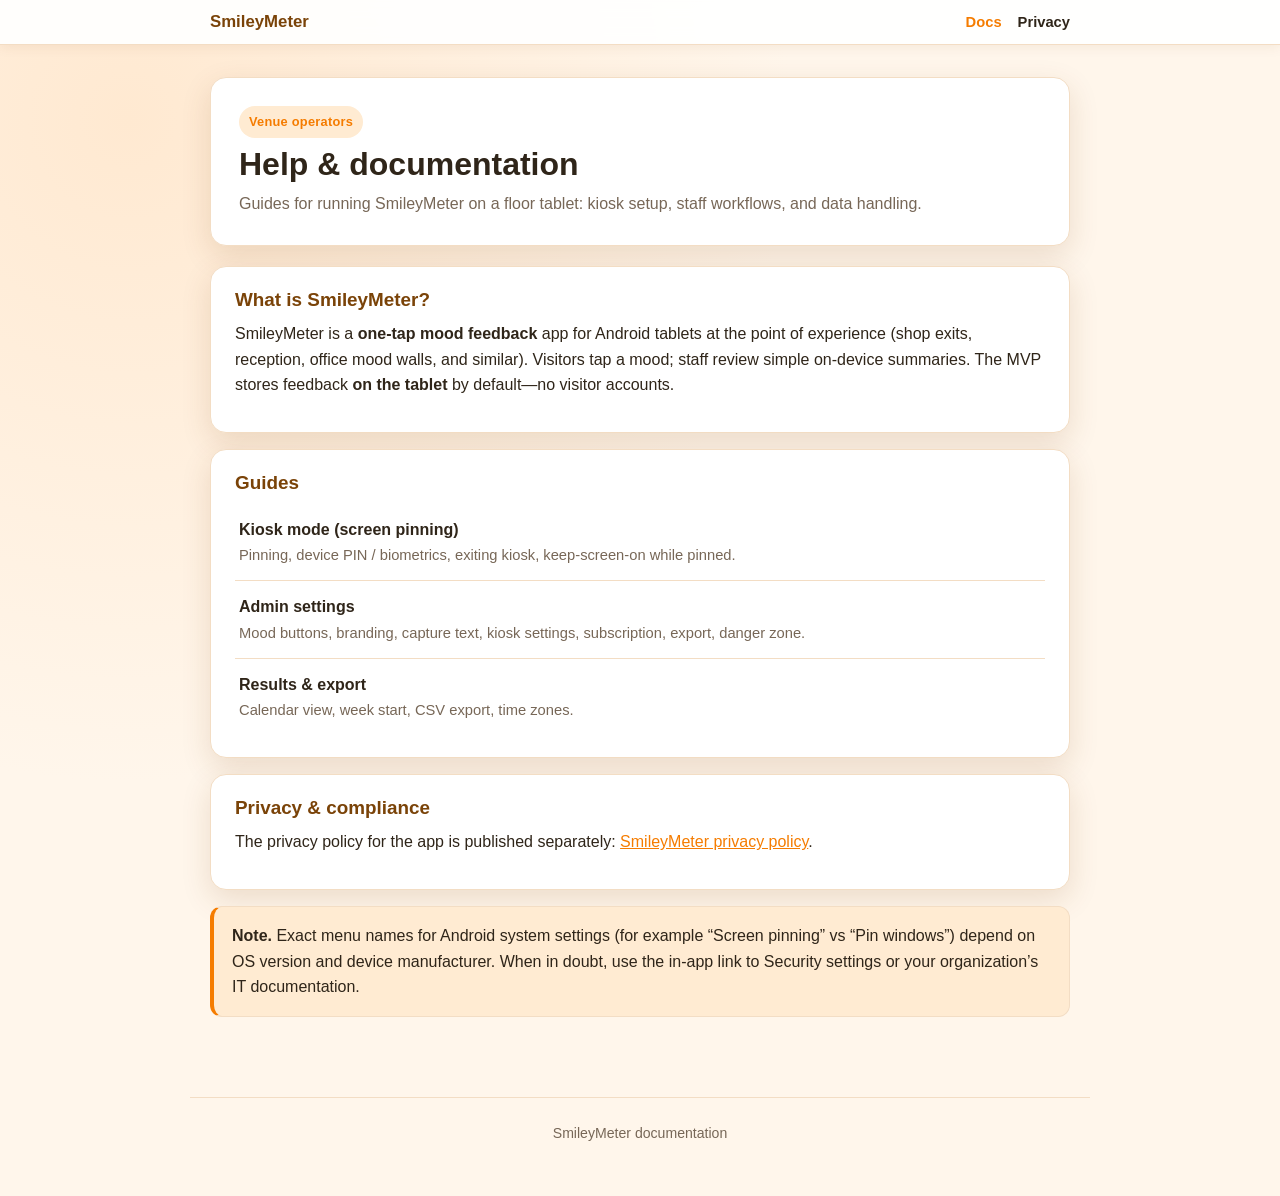
<file: docs/index.html>
<!doctype html>
<html lang="en">
<head>
  <meta charset="utf-8">
  <meta name="viewport" content="width=device-width, initial-scale=1">
  <title>SmileyMeter — Help &amp; documentation</title>
  <meta name="description" content="Operator documentation for SmileyMeter: kiosk mode, admin settings, results, and exports.">
  <link rel="stylesheet" href="../assets/site.css">
</head>
<body>
  <header class="site-header">
    <div class="site-header__inner">
      <a class="site-brand" href="./">SmileyMeter</a>
      <nav class="site-nav" aria-label="Primary">
        <a href="./" aria-current="page">Docs</a>
        <a href="../privacy/">Privacy</a>
      </nav>
    </div>
  </header>

  <main class="page">
    <header class="hero">
      <div class="hero__text">
        <p class="eyebrow">Venue operators</p>
        <h1>Help &amp; documentation</h1>
        <p class="updated">
          Guides for running SmileyMeter on a floor tablet: kiosk setup, staff workflows, and data handling.
        </p>
      </div>
    </header>

    <section>
      <h2>What is SmileyMeter?</h2>
      <p>
        SmileyMeter is a <strong>one-tap mood feedback</strong> app for Android tablets at the point of experience
        (shop exits, reception, office mood walls, and similar). Visitors tap a mood; staff review simple
        on-device summaries. The MVP stores feedback <strong>on the tablet</strong> by default—no visitor accounts.
      </p>
    </section>

    <section>
      <h2>Guides</h2>
      <ul class="doc-list">
        <li>
          <a href="./kiosk-mode.html">
            Kiosk mode (screen pinning)
            <span>Pinning, device PIN / biometrics, exiting kiosk, keep-screen-on while pinned.</span>
          </a>
        </li>
        <li>
          <a href="./admin-settings.html">
            Admin settings
            <span>Mood buttons, branding, capture text, kiosk settings, subscription, export, danger zone.</span>
          </a>
        </li>
        <li>
          <a href="./results-and-export.html">
            Results &amp; export
            <span>Calendar view, week start, CSV export, time zones.</span>
          </a>
        </li>
      </ul>
    </section>

    <section>
      <h2>Privacy &amp; compliance</h2>
      <p>
        The privacy policy for the app is published separately:
        <a href="../privacy/">SmileyMeter privacy policy</a>.
      </p>
    </section>

    <div class="callout">
      <p>
        <strong>Note.</strong> Exact menu names for Android system settings (for example “Screen pinning” vs “Pin windows”)
        depend on OS version and device manufacturer. When in doubt, use the in-app link to Security settings or your organization’s IT documentation.
      </p>
    </div>
  </main>

  <footer class="site-footer">
    <p>SmileyMeter documentation</p>
  </footer>
</body>
</html>
</file>
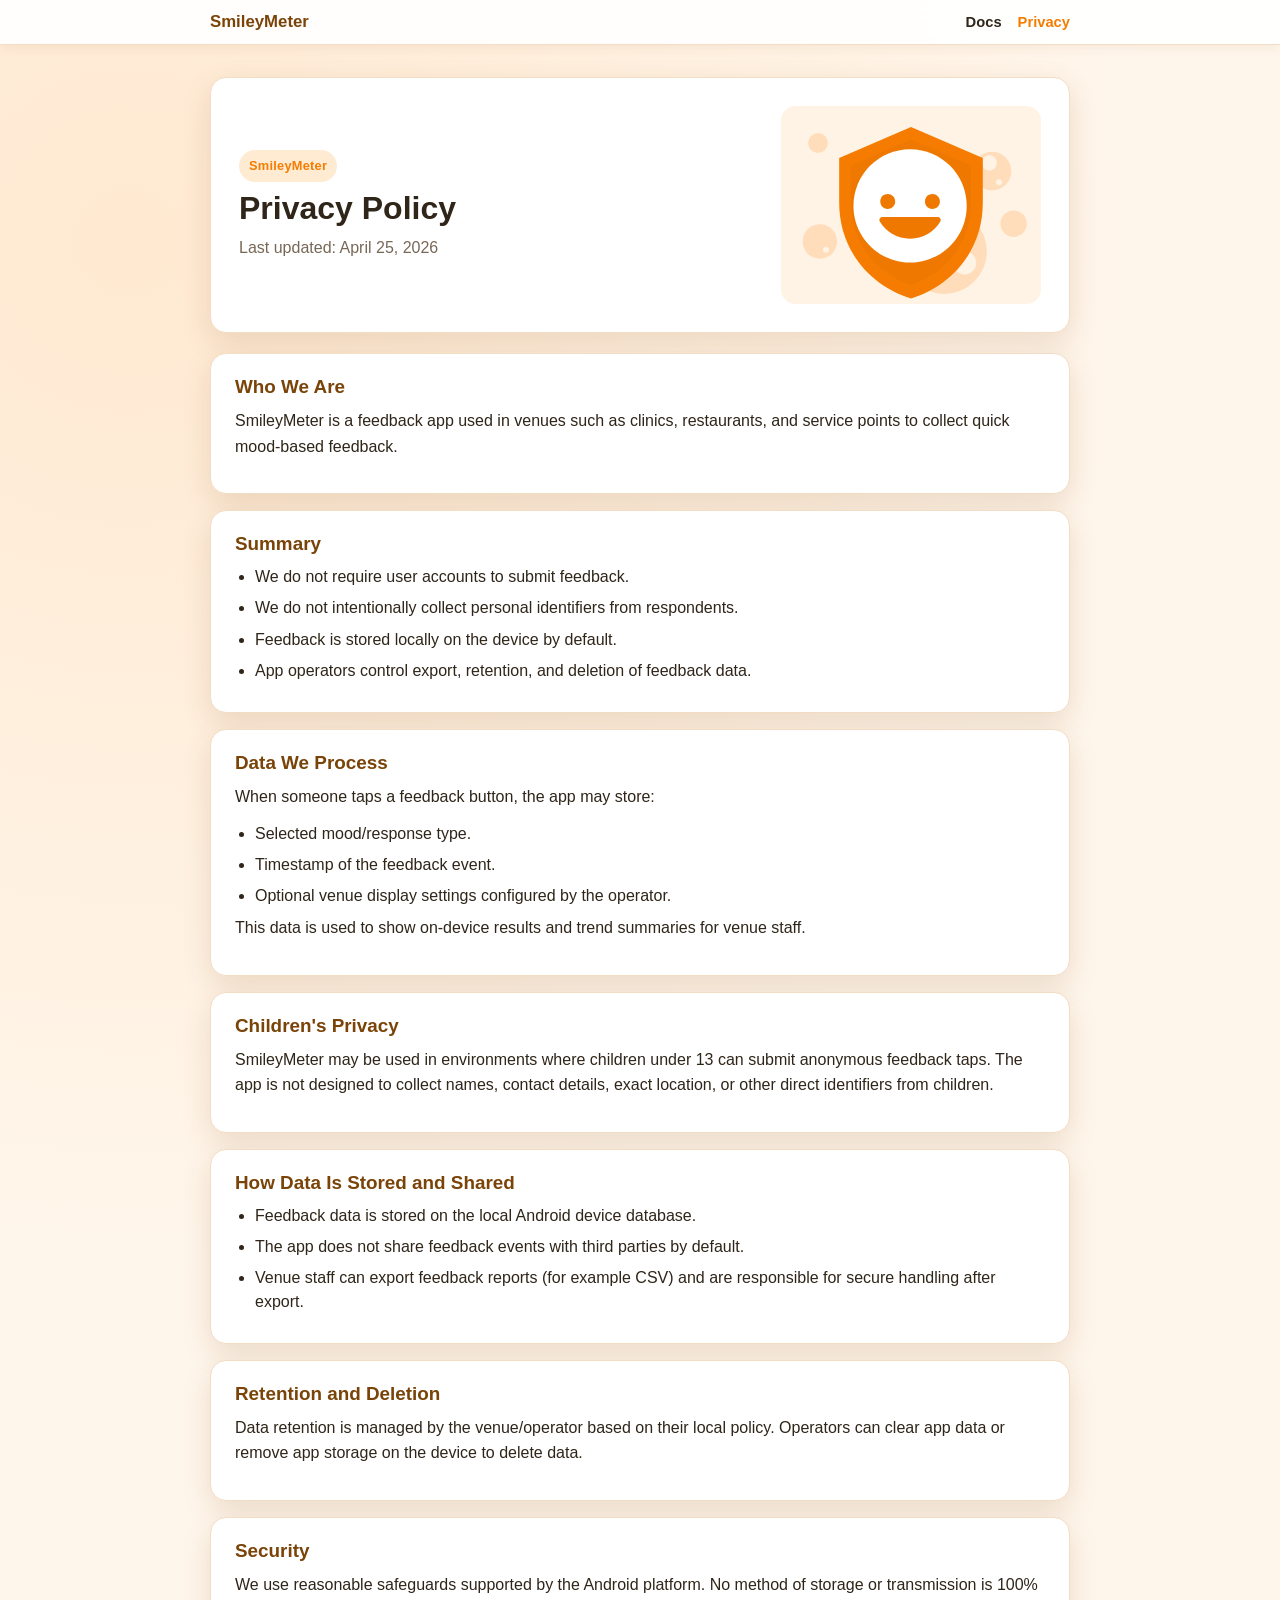
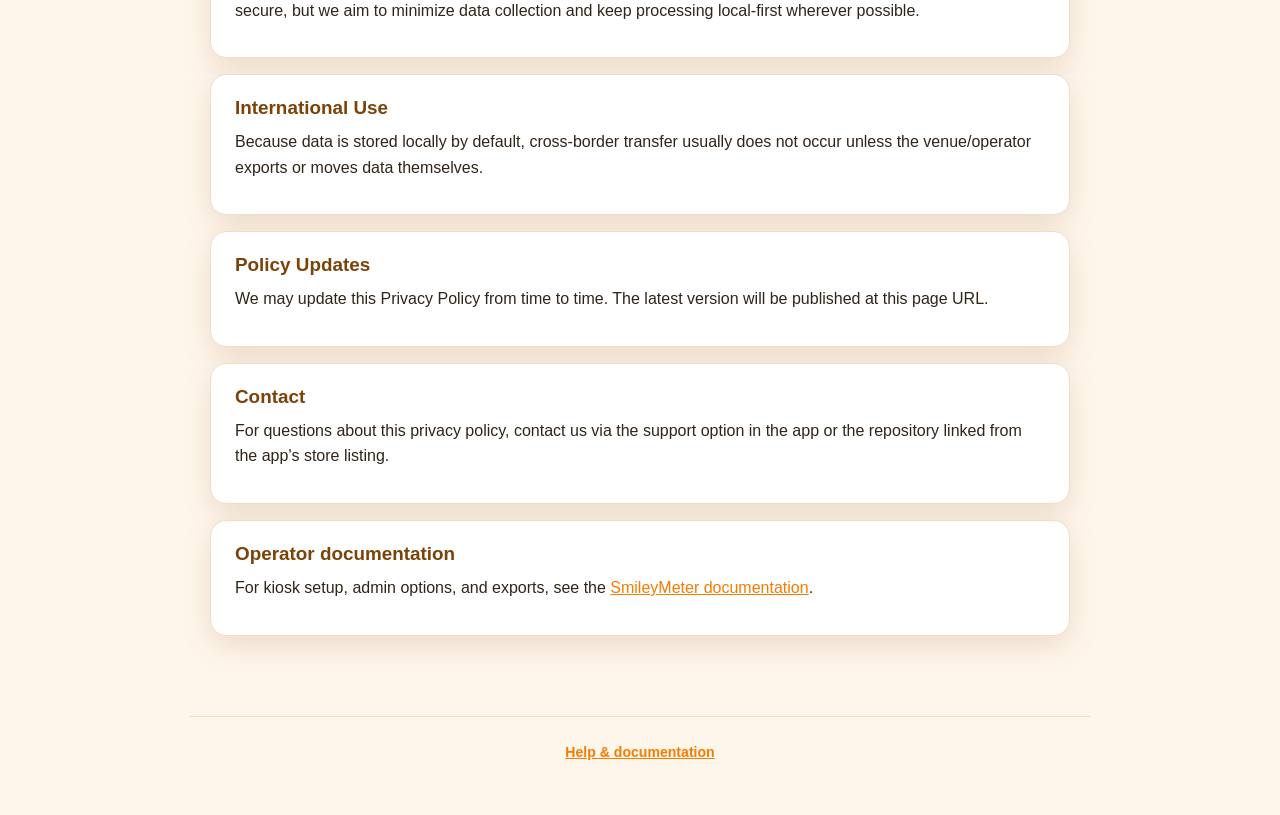
<file: privacy/index.html>
<!doctype html>
<html lang="en">
<head>
  <meta charset="utf-8">
  <meta name="viewport" content="width=device-width, initial-scale=1">
  <title>SmileyMeter Privacy Policy</title>
  <meta name="description" content="Privacy Policy for SmileyMeter Android app.">
  <link rel="stylesheet" href="../assets/site.css">
</head>
<body>
  <header class="site-header">
    <div class="site-header__inner">
      <a class="site-brand" href="../docs/">SmileyMeter</a>
      <nav class="site-nav" aria-label="Primary">
        <a href="../docs/">Docs</a>
        <a href="./" aria-current="page">Privacy</a>
      </nav>
    </div>
  </header>

  <main class="page">
    <header class="hero">
      <div class="hero__text">
        <p class="eyebrow">SmileyMeter</p>
        <h1>Privacy Policy</h1>
        <p class="updated">Last updated: April 25, 2026</p>
      </div>
      <img
        class="hero__graphic"
        src="./assets/privacy-shield.svg"
        alt="SmileyMeter app logo with privacy lock badge">
    </header>

    <section>
      <h2>Who We Are</h2>
      <p>
        SmileyMeter is a feedback app used in venues such as clinics, restaurants,
        and service points to collect quick mood-based feedback.
      </p>
    </section>

    <section>
      <h2>Summary</h2>
      <ul>
        <li>We do not require user accounts to submit feedback.</li>
        <li>We do not intentionally collect personal identifiers from respondents.</li>
        <li>Feedback is stored locally on the device by default.</li>
        <li>App operators control export, retention, and deletion of feedback data.</li>
      </ul>
    </section>

    <section>
      <h2>Data We Process</h2>
      <p>When someone taps a feedback button, the app may store:</p>
      <ul>
        <li>Selected mood/response type.</li>
        <li>Timestamp of the feedback event.</li>
        <li>Optional venue display settings configured by the operator.</li>
      </ul>
      <p>
        This data is used to show on-device results and trend summaries for venue staff.
      </p>
    </section>

    <section>
      <h2>Children's Privacy</h2>
      <p>
        SmileyMeter may be used in environments where children under 13 can submit
        anonymous feedback taps. The app is not designed to collect names, contact
        details, exact location, or other direct identifiers from children.
      </p>
    </section>

    <section>
      <h2>How Data Is Stored and Shared</h2>
      <ul>
        <li>Feedback data is stored on the local Android device database.</li>
        <li>The app does not share feedback events with third parties by default.</li>
        <li>
          Venue staff can export feedback reports (for example CSV) and are responsible
          for secure handling after export.
        </li>
      </ul>
    </section>

    <section>
      <h2>Retention and Deletion</h2>
      <p>
        Data retention is managed by the venue/operator based on their local policy.
        Operators can clear app data or remove app storage on the device to delete data.
      </p>
    </section>

    <section>
      <h2>Security</h2>
      <p>
        We use reasonable safeguards supported by the Android platform. No method of
        storage or transmission is 100% secure, but we aim to minimize data collection
        and keep processing local-first wherever possible.
      </p>
    </section>

    <section>
      <h2>International Use</h2>
      <p>
        Because data is stored locally by default, cross-border transfer usually does not
        occur unless the venue/operator exports or moves data themselves.
      </p>
    </section>

    <section>
      <h2>Policy Updates</h2>
      <p>
        We may update this Privacy Policy from time to time. The latest version will be
        published at this page URL.
      </p>
    </section>

    <section>
      <h2>Contact</h2>
      <p>
        For questions about this privacy policy, contact us via the support option in
        the app or the repository linked from the app's store listing.
      </p>
    </section>

    <section>
      <h2>Operator documentation</h2>
      <p>
        For kiosk setup, admin options, and exports, see the
        <a href="../docs/">SmileyMeter documentation</a>.
      </p>
    </section>
  </main>

  <footer class="site-footer">
    <p>
      <a href="../docs/">Help &amp; documentation</a>
    </p>
  </footer>
</body>
</html>
</file>
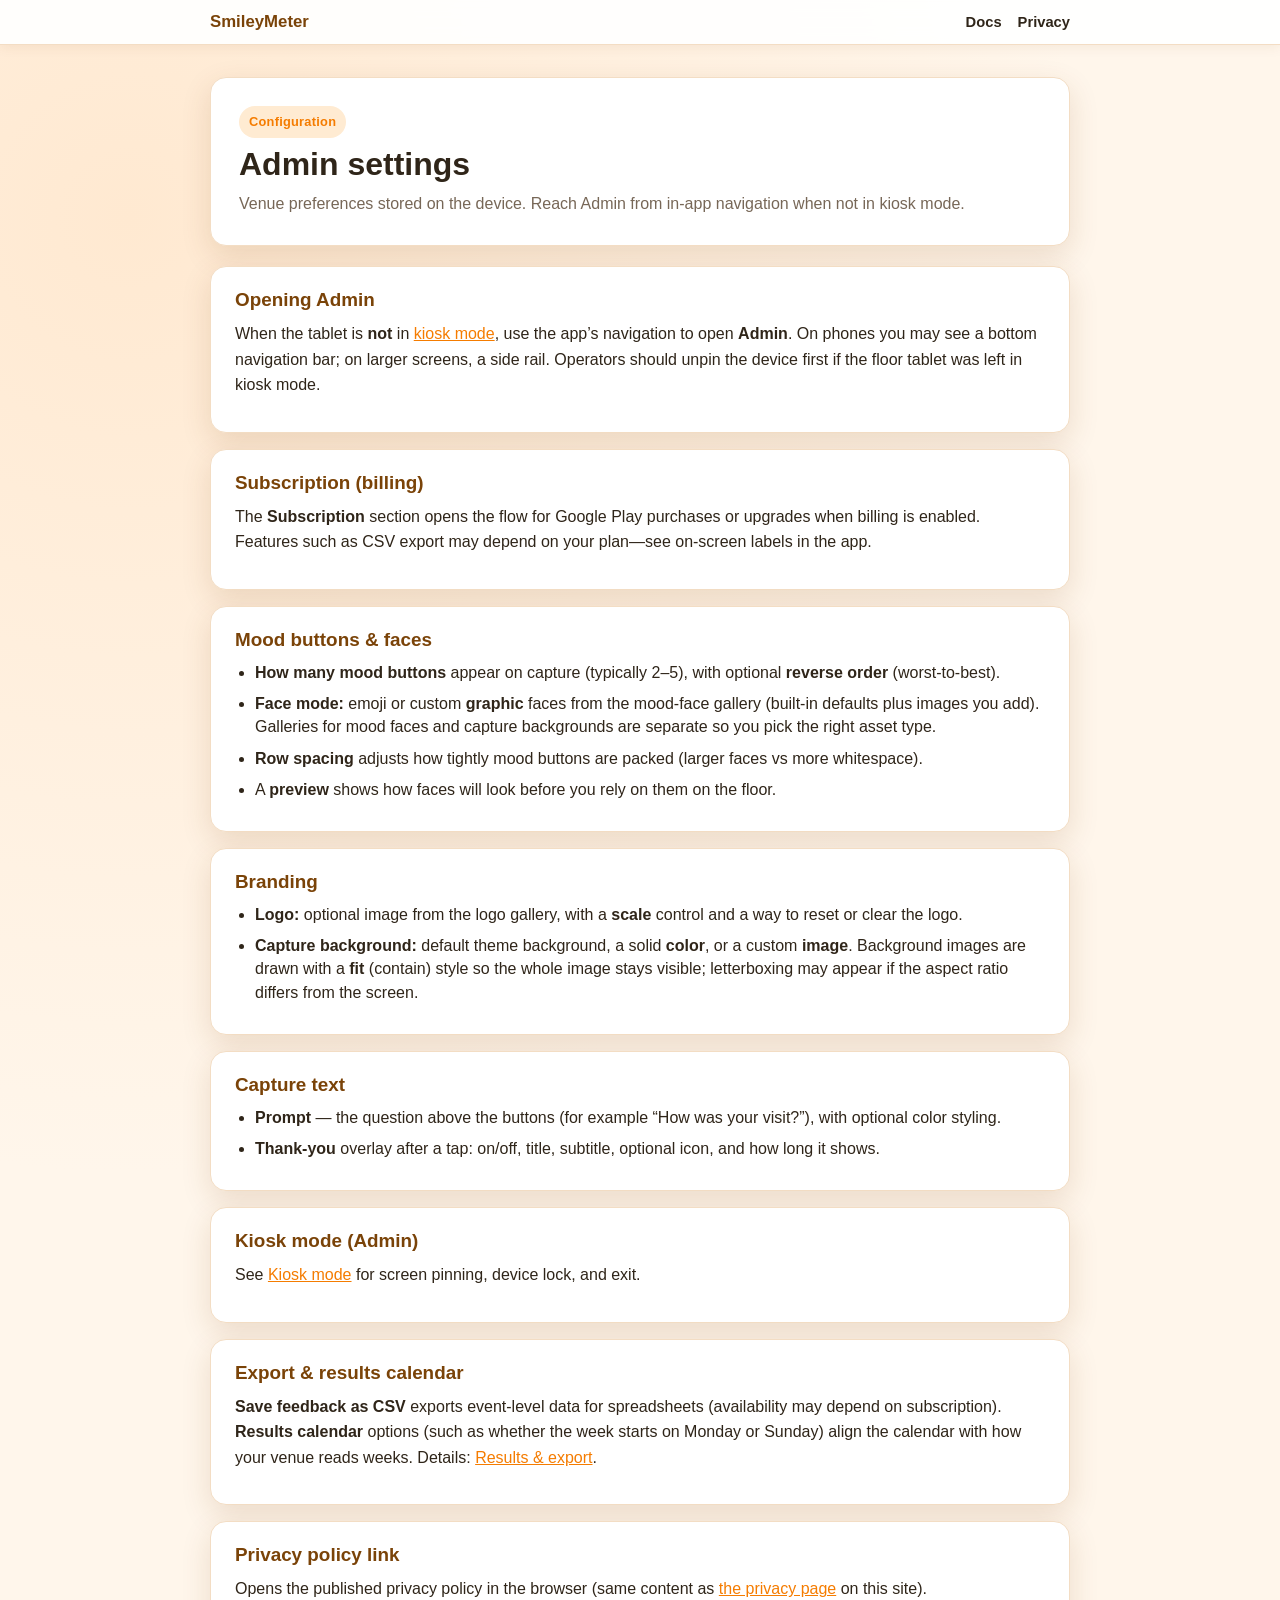
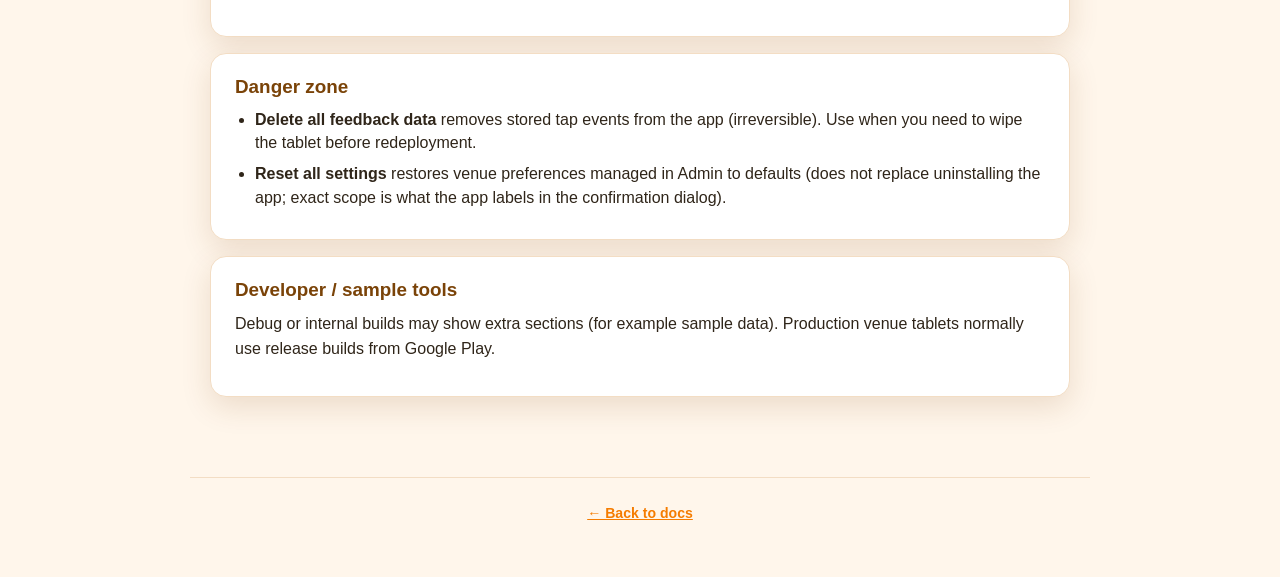
<file: docs/admin-settings.html>
<!doctype html>
<html lang="en">
<head>
  <meta charset="utf-8">
  <meta name="viewport" content="width=device-width, initial-scale=1">
  <title>Admin settings — SmileyMeter docs</title>
  <meta name="description" content="Overview of SmileyMeter Admin: moods, branding, capture text, export, and danger zone.">
  <link rel="stylesheet" href="../assets/site.css">
</head>
<body>
  <header class="site-header">
    <div class="site-header__inner">
      <a class="site-brand" href="./">SmileyMeter</a>
      <nav class="site-nav" aria-label="Primary">
        <a href="./">Docs</a>
        <a href="../privacy/">Privacy</a>
      </nav>
    </div>
  </header>

  <main class="page">
    <header class="hero">
      <div class="hero__text">
        <p class="eyebrow">Configuration</p>
        <h1>Admin settings</h1>
        <p class="updated">Venue preferences stored on the device. Reach Admin from in-app navigation when not in kiosk mode.</p>
      </div>
    </header>

    <section>
      <h2>Opening Admin</h2>
      <p>
        When the tablet is <strong>not</strong> in <a href="./kiosk-mode.html">kiosk mode</a>, use the app’s navigation
        to open <strong>Admin</strong>. On phones you may see a bottom navigation bar; on larger screens, a side rail.
        Operators should unpin the device first if the floor tablet was left in kiosk mode.
      </p>
    </section>

    <section>
      <h2>Subscription (billing)</h2>
      <p>
        The <strong>Subscription</strong> section opens the flow for Google Play purchases or upgrades when billing is enabled.
        Features such as CSV export may depend on your plan—see on-screen labels in the app.
      </p>
    </section>

    <section>
      <h2>Mood buttons &amp; faces</h2>
      <ul>
        <li>
          <strong>How many mood buttons</strong> appear on capture (typically 2–5), with optional
          <strong>reverse order</strong> (worst-to-best).
        </li>
        <li>
          <strong>Face mode:</strong> emoji or custom <strong>graphic</strong> faces from the mood-face gallery (built-in defaults
          plus images you add). Galleries for mood faces and capture backgrounds are separate so you pick the right asset type.
        </li>
        <li>
          <strong>Row spacing</strong> adjusts how tightly mood buttons are packed (larger faces vs more whitespace).
        </li>
        <li>A <strong>preview</strong> shows how faces will look before you rely on them on the floor.</li>
      </ul>
    </section>

    <section>
      <h2>Branding</h2>
      <ul>
        <li>
          <strong>Logo:</strong> optional image from the logo gallery, with a <strong>scale</strong> control and a way to reset
          or clear the logo.
        </li>
        <li>
          <strong>Capture background:</strong> default theme background, a solid <strong>color</strong>, or a custom
          <strong>image</strong>. Background images are drawn with a <strong>fit</strong> (contain) style so the whole image stays
          visible; letterboxing may appear if the aspect ratio differs from the screen.
        </li>
      </ul>
    </section>

    <section>
      <h2>Capture text</h2>
      <ul>
        <li>
          <strong>Prompt</strong> — the question above the buttons (for example “How was your visit?”), with optional color styling.
        </li>
        <li>
          <strong>Thank-you</strong> overlay after a tap: on/off, title, subtitle, optional icon, and how long it shows.
        </li>
      </ul>
    </section>

    <section>
      <h2>Kiosk mode (Admin)</h2>
      <p>
        See <a href="./kiosk-mode.html">Kiosk mode</a> for screen pinning, device lock, and exit.
      </p>
    </section>

    <section>
      <h2>Export &amp; results calendar</h2>
      <p>
        <strong>Save feedback as CSV</strong> exports event-level data for spreadsheets (availability may depend on subscription).
        <strong>Results calendar</strong> options (such as whether the week starts on Monday or Sunday) align the calendar with how
        your venue reads weeks. Details: <a href="./results-and-export.html">Results &amp; export</a>.
      </p>
    </section>

    <section>
      <h2>Privacy policy link</h2>
      <p>
        Opens the published privacy policy in the browser (same content as
        <a href="../privacy/">the privacy page</a> on this site).
      </p>
    </section>

    <section>
      <h2>Danger zone</h2>
      <ul>
        <li>
          <strong>Delete all feedback data</strong> removes stored tap events from the app (irreversible). Use when you need to wipe
          the tablet before redeployment.
        </li>
        <li>
          <strong>Reset all settings</strong> restores venue preferences managed in Admin to defaults (does not replace uninstalling
          the app; exact scope is what the app labels in the confirmation dialog).
        </li>
      </ul>
    </section>

    <section>
      <h2>Developer / sample tools</h2>
      <p>
        Debug or internal builds may show extra sections (for example sample data). Production venue tablets normally use release
        builds from Google Play.
      </p>
    </section>
  </main>

  <footer class="site-footer">
    <p>
      <a href="./">← Back to docs</a>
    </p>
  </footer>
</body>
</html>
</file>
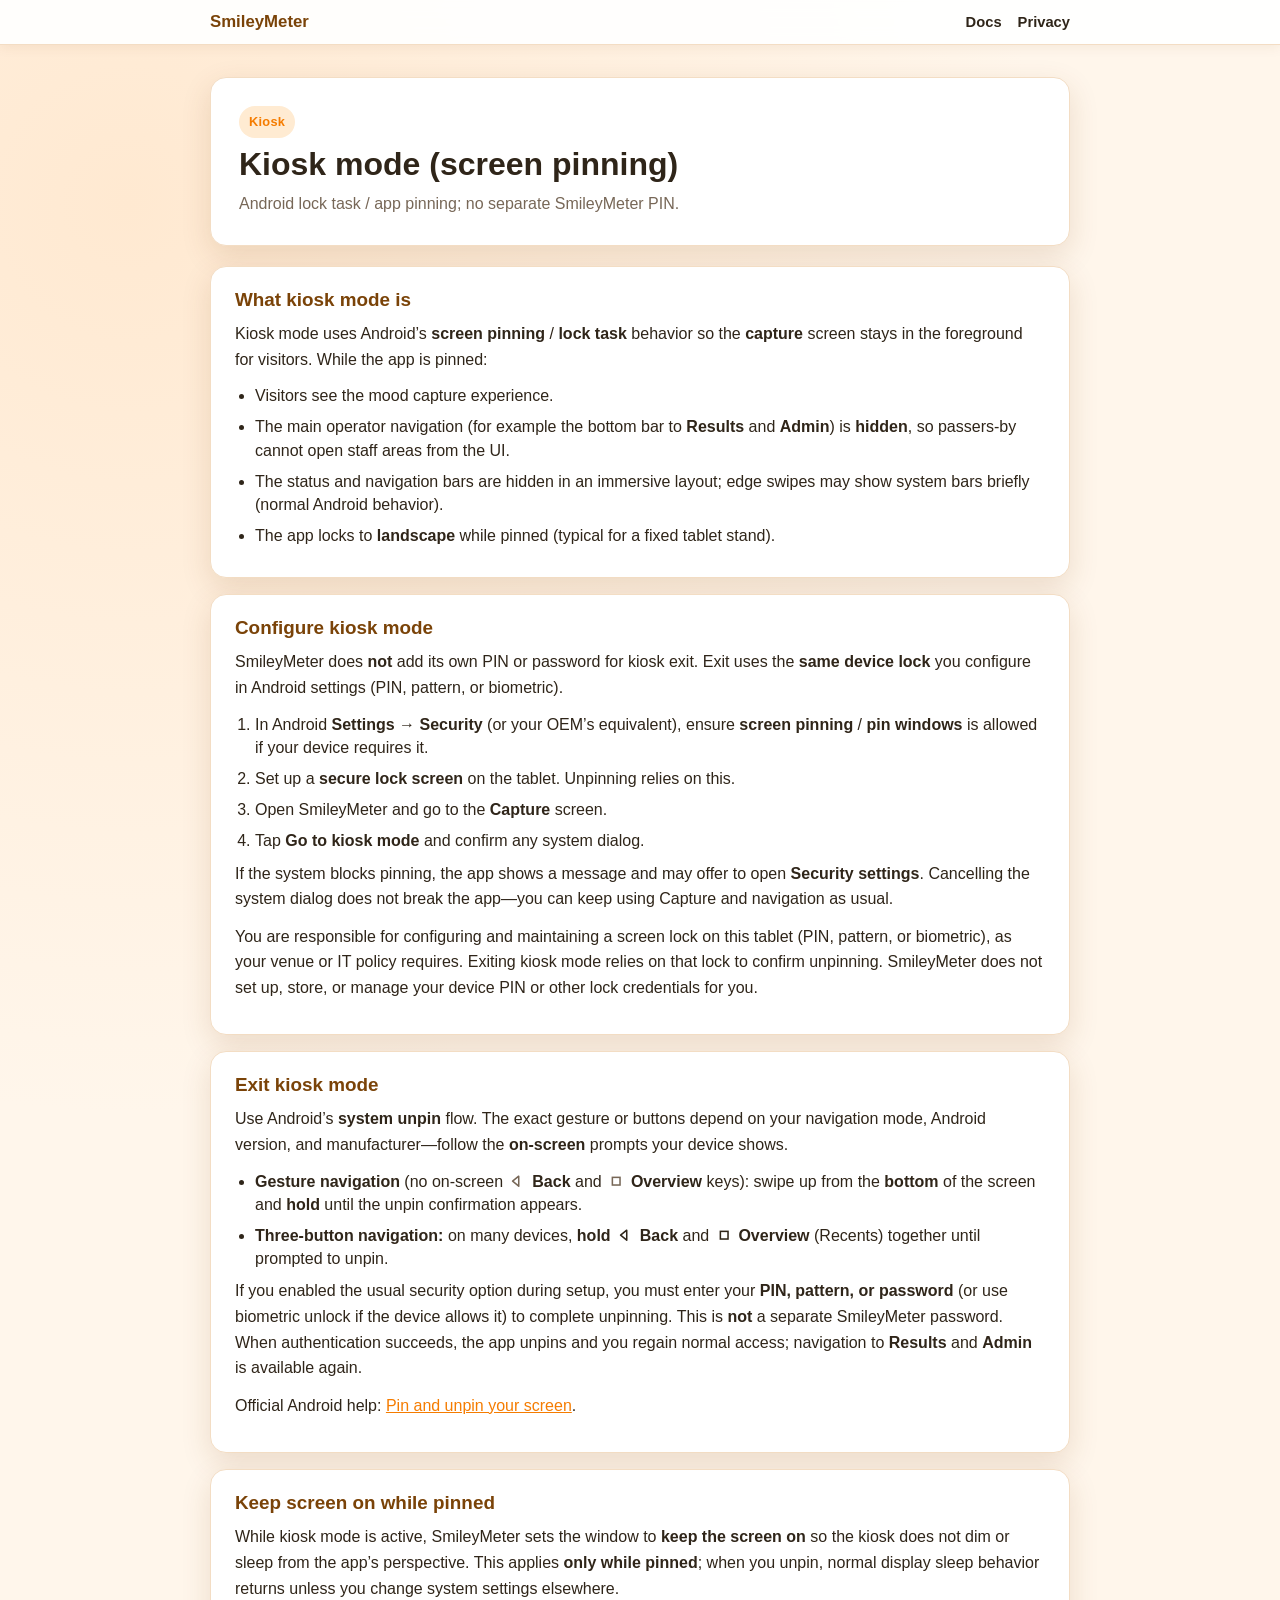
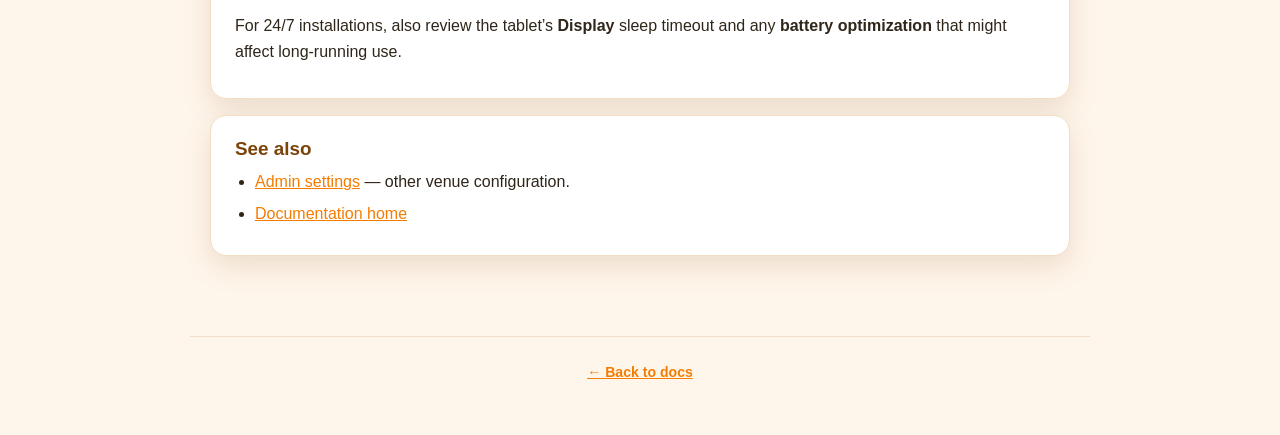
<file: docs/kiosk-mode.html>
<!doctype html>
<html lang="en">
<head>
  <meta charset="utf-8">
  <meta name="viewport" content="width=device-width, initial-scale=1">
  <title>Kiosk mode — SmileyMeter docs</title>
  <meta name="description" content="How SmileyMeter uses Android screen pinning, device lock, exit gestures, and keep-screen-on.">
  <link rel="stylesheet" href="../assets/site.css">
</head>
<body>
  <svg xmlns="http://www.w3.org/2000/svg" style="position:absolute;width:0;height:0;overflow:hidden" aria-hidden="true">
    <defs>
      <symbol id="icon-android-nav-back-outline" viewBox="0 0 24 24">
        <polygon points="14,5.5 6,12 14,18.5" fill="none" stroke="currentColor" stroke-width="2" stroke-linejoin="round" />
      </symbol>
      <symbol id="icon-android-nav-overview-outline" viewBox="0 0 24 24">
        <rect x="7" y="7" width="10" height="10" fill="none" stroke="currentColor" stroke-width="2" />
      </symbol>
    </defs>
  </svg>
  <header class="site-header">
    <div class="site-header__inner">
      <a class="site-brand" href="./">SmileyMeter</a>
      <nav class="site-nav" aria-label="Primary">
        <a href="./">Docs</a>
        <a href="../privacy/">Privacy</a>
      </nav>
    </div>
  </header>

  <main class="page">
    <header class="hero">
      <div class="hero__text">
        <p class="eyebrow">Kiosk</p>
        <h1>Kiosk mode (screen pinning)</h1>
        <p class="updated">Android lock task / app pinning; no separate SmileyMeter PIN.</p>
      </div>
    </header>

    <section id="what-kiosk">
      <h2>What kiosk mode is</h2>
      <p>
        Kiosk mode uses Android’s <strong>screen pinning</strong> / <strong>lock task</strong> behavior so the
        <strong>capture</strong> screen stays in the foreground for visitors. While the app is pinned:
      </p>
      <ul>
        <li>Visitors see the mood capture experience.</li>
        <li>
          The main operator navigation (for example the bottom bar to <strong>Results</strong> and <strong>Admin</strong>)
          is <strong>hidden</strong>, so passers-by cannot open staff areas from the UI.
        </li>
        <li>
          The status and navigation bars are hidden in an immersive layout; edge swipes may show system bars briefly
          (normal Android behavior).
        </li>
        <li>
          The app locks to <strong>landscape</strong> while pinned (typical for a fixed tablet stand).
        </li>
      </ul>
    </section>

    <section id="configure-kiosk">
      <h2>Configure kiosk mode</h2>
      <p>
        SmileyMeter does <strong>not</strong> add its own PIN or password for kiosk exit. Exit uses the
        <strong>same device lock</strong> you configure in Android settings (PIN, pattern, or biometric).
      </p>
      <ol>
        <li>
          In Android <strong>Settings → Security</strong> (or your OEM’s equivalent), ensure
          <strong>screen pinning</strong> / <strong>pin windows</strong> is allowed if your device requires it.
        </li>
        <li>
          Set up a <strong>secure lock screen</strong> on the tablet. Unpinning relies on this.
        </li>
        <li>Open SmileyMeter and go to the <strong>Capture</strong> screen.</li>
        <li>Tap <strong>Go to kiosk mode</strong> and confirm any system dialog.</li>
      </ol>
      <p>
        If the system blocks pinning, the app shows a message and may offer to open <strong>Security settings</strong>.
        Cancelling the system dialog does not break the app—you can keep using Capture and navigation as usual.
      </p>
      <p>
        You are responsible for configuring and maintaining a screen lock on this tablet (PIN, pattern, or biometric),
        as your venue or IT policy requires. Exiting kiosk mode relies on that lock to confirm unpinning. SmileyMeter
        does not set up, store, or manage your device PIN or other lock credentials for you.
      </p>
    </section>

    <section id="exit-kiosk">
      <h2>Exit kiosk mode</h2>
      <p>
        Use Android’s <strong>system unpin</strong> flow. The exact gesture or buttons depend on your navigation mode,
        Android version, and manufacturer—follow the <strong>on-screen</strong> prompts your device shows.
      </p>
      <ul>
        <li>
          <strong>Gesture navigation</strong> (no on-screen
          <svg class="android-nav-keys__svg android-nav-keys__svg--muted" viewBox="0 0 24 24" aria-hidden="true" focusable="false"><use href="#icon-android-nav-back-outline" /></svg>
          <strong>Back</strong>
          and
          <svg class="android-nav-keys__svg android-nav-keys__svg--muted" viewBox="0 0 24 24" aria-hidden="true" focusable="false"><use href="#icon-android-nav-overview-outline" /></svg>
          <strong>Overview</strong> keys):
          swipe up from the <strong>bottom</strong> of the screen and <strong>hold</strong> until the unpin confirmation appears.
        </li>
        <li>
          <strong>Three-button navigation:</strong> on many devices, <strong>hold</strong>
          <svg class="android-nav-keys__svg" viewBox="0 0 24 24" aria-hidden="true" focusable="false"><use href="#icon-android-nav-back-outline" /></svg>
          <strong>Back</strong>
          and
          <svg class="android-nav-keys__svg" viewBox="0 0 24 24" aria-hidden="true" focusable="false"><use href="#icon-android-nav-overview-outline" /></svg>
          <strong>Overview</strong> (Recents) together until prompted to unpin.
        </li>
      </ul>
      <p>
        If you enabled the usual security option during setup, you must enter your <strong>PIN, pattern, or password</strong>
        (or use biometric unlock if the device allows it) to complete unpinning. This is <strong>not</strong> a separate
        SmileyMeter password. When authentication succeeds, the app unpins and you regain normal access; navigation to
        <strong>Results</strong> and <strong>Admin</strong> is available again.
      </p>
      <p>
        Official Android help:
        <a href="https://support.google.com/android/answer/9455138?hl=en">Pin and unpin your screen</a>.
      </p>
    </section>

    <section id="keep-screen-on">
      <h2>Keep screen on while pinned</h2>
      <p>
        While kiosk mode is active, SmileyMeter sets the window to <strong>keep the screen on</strong> so the kiosk does not
        dim or sleep from the app’s perspective. This applies <strong>only while pinned</strong>; when you unpin, normal
        display sleep behavior returns unless you change system settings elsewhere.
      </p>
      <p>
        For 24/7 installations, also review the tablet’s <strong>Display</strong> sleep timeout and any
        <strong>battery optimization</strong> that might affect long-running use.
      </p>
    </section>

    <section>
      <h2>See also</h2>
      <ul>
        <li><a href="./admin-settings.html">Admin settings</a> — other venue configuration.</li>
        <li><a href="./">Documentation home</a></li>
      </ul>
    </section>
  </main>

  <footer class="site-footer">
    <p>
      <a href="./">← Back to docs</a>
    </p>
  </footer>
</body>
</html>
</file>
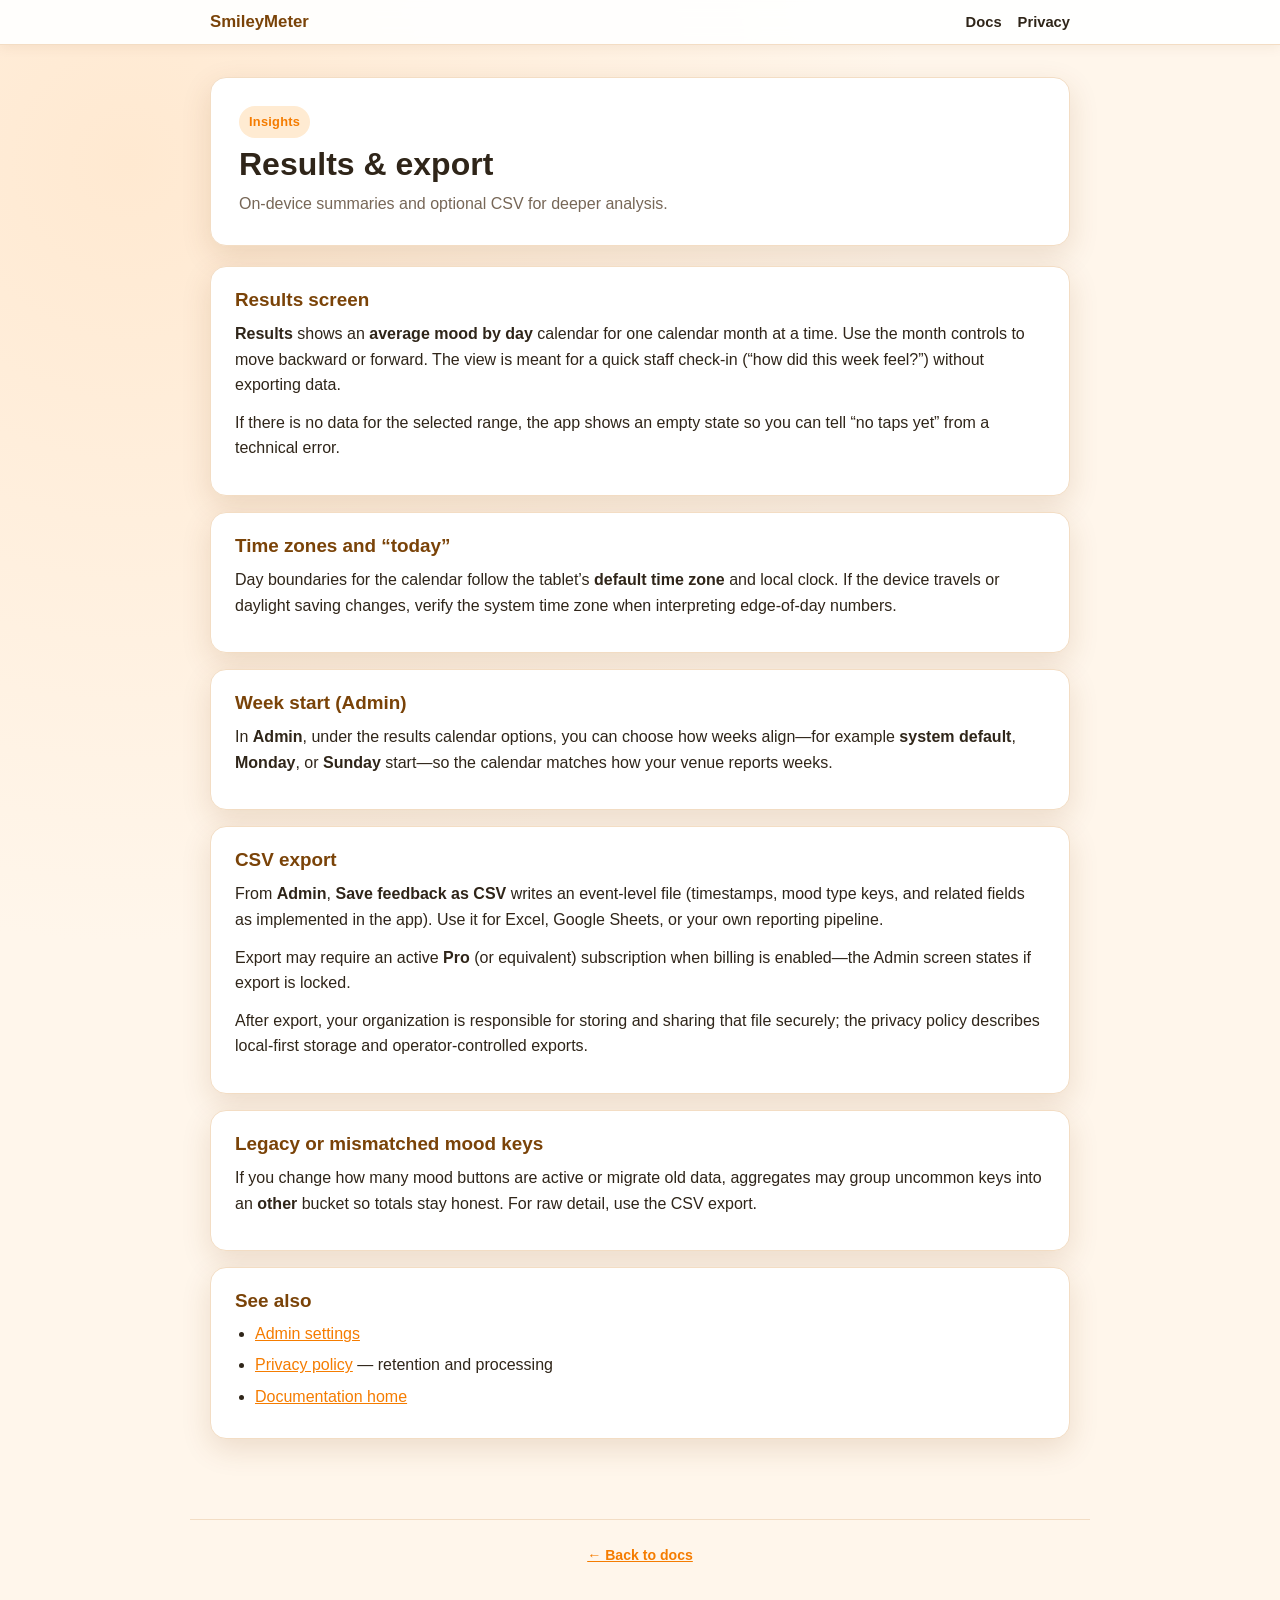
<file: docs/results-and-export.html>
<!doctype html>
<html lang="en">
<head>
  <meta charset="utf-8">
  <meta name="viewport" content="width=device-width, initial-scale=1">
  <title>Results &amp; export — SmileyMeter docs</title>
  <meta name="description" content="SmileyMeter Results calendar, week start option, CSV export, and time zones.">
  <link rel="stylesheet" href="../assets/site.css">
</head>
<body>
  <header class="site-header">
    <div class="site-header__inner">
      <a class="site-brand" href="./">SmileyMeter</a>
      <nav class="site-nav" aria-label="Primary">
        <a href="./">Docs</a>
        <a href="../privacy/">Privacy</a>
      </nav>
    </div>
  </header>

  <main class="page">
    <header class="hero">
      <div class="hero__text">
        <p class="eyebrow">Insights</p>
        <h1>Results &amp; export</h1>
        <p class="updated">On-device summaries and optional CSV for deeper analysis.</p>
      </div>
    </header>

    <section>
      <h2>Results screen</h2>
      <p>
        <strong>Results</strong> shows an <strong>average mood by day</strong> calendar for one calendar month at a time.
        Use the month controls to move backward or forward. The view is meant for a quick staff check-in (“how did this week feel?”)
        without exporting data.
      </p>
      <p>
        If there is no data for the selected range, the app shows an empty state so you can tell “no taps yet” from a technical error.
      </p>
    </section>

    <section>
      <h2>Time zones and “today”</h2>
      <p>
        Day boundaries for the calendar follow the tablet’s <strong>default time zone</strong> and local clock. If the device
        travels or daylight saving changes, verify the system time zone when interpreting edge-of-day numbers.
      </p>
    </section>

    <section>
      <h2>Week start (Admin)</h2>
      <p>
        In <strong>Admin</strong>, under the results calendar options, you can choose how weeks align—for example
        <strong>system default</strong>, <strong>Monday</strong>, or <strong>Sunday</strong> start—so the calendar matches
        how your venue reports weeks.
      </p>
    </section>

    <section>
      <h2>CSV export</h2>
      <p>
        From <strong>Admin</strong>, <strong>Save feedback as CSV</strong> writes an event-level file (timestamps, mood type keys,
        and related fields as implemented in the app). Use it for Excel, Google Sheets, or your own reporting pipeline.
      </p>
      <p>
        Export may require an active <strong>Pro</strong> (or equivalent) subscription when billing is enabled—the Admin screen
        states if export is locked.
      </p>
      <p>
        After export, your organization is responsible for storing and sharing that file securely; the privacy policy describes
        local-first storage and operator-controlled exports.
      </p>
    </section>

    <section>
      <h2>Legacy or mismatched mood keys</h2>
      <p>
        If you change how many mood buttons are active or migrate old data, aggregates may group uncommon keys into an
        <strong>other</strong> bucket so totals stay honest. For raw detail, use the CSV export.
      </p>
    </section>

    <section>
      <h2>See also</h2>
      <ul>
        <li><a href="./admin-settings.html">Admin settings</a></li>
        <li><a href="../privacy/">Privacy policy</a> — retention and processing</li>
        <li><a href="./">Documentation home</a></li>
      </ul>
    </section>
  </main>

  <footer class="site-footer">
    <p>
      <a href="./">← Back to docs</a>
    </p>
  </footer>
</body>
</html>
</file>
<file: assets/site.css>
:root {
  --bg: #fff6eb;
  --card: #ffffff;
  --text: #2f2519;
  --muted: #776757;
  --primary: #f57c00;
  --primary-soft: #ffebd2;
  --border: #f3ddc4;
  --shadow: 0 10px 30px rgba(120, 66, 10, 0.14);
  --heading: #7a4308;
  --nav-bg: rgba(255, 255, 255, 0.92);
}

* {
  box-sizing: border-box;
}

body {
  margin: 0;
  font-family: Inter, "Segoe UI", Roboto, Helvetica, Arial, sans-serif;
  color: var(--text);
  background:
    radial-gradient(circle at 10% 10%, #ffe9d1 0, #fff6eb 42%, #fff6eb 100%);
  min-height: 100vh;
}

a {
  color: var(--primary);
}

a:hover {
  text-decoration: underline;
}

.site-header {
  position: sticky;
  top: 0;
  z-index: 10;
  background: var(--nav-bg);
  backdrop-filter: blur(8px);
  border-bottom: 1px solid var(--border);
  box-shadow: 0 2px 12px rgba(120, 66, 10, 0.08);
}

.site-header__inner {
  max-width: 900px;
  margin: 0 auto;
  padding: 12px 20px;
  display: flex;
  flex-wrap: wrap;
  align-items: center;
  justify-content: space-between;
  gap: 12px;
}

.site-brand {
  font-weight: 800;
  font-size: 1.05rem;
  color: var(--heading);
  text-decoration: none;
}

.site-brand:hover {
  text-decoration: none;
  color: var(--primary);
}

.site-nav {
  display: flex;
  flex-wrap: wrap;
  gap: 8px 16px;
  align-items: center;
}

.site-nav a {
  font-size: 0.92rem;
  font-weight: 600;
  text-decoration: none;
  color: var(--text);
}

.site-nav a:hover {
  color: var(--primary);
}

.site-nav a[aria-current="page"] {
  color: var(--primary);
}

.page {
  max-width: 900px;
  margin: 32px auto;
  padding: 0 20px 48px;
}

.hero,
section,
.card {
  background: var(--card);
  border: 1px solid var(--border);
  border-radius: 16px;
  box-shadow: var(--shadow);
}

.hero {
  display: flex;
  gap: 20px;
  justify-content: space-between;
  align-items: center;
  padding: 28px;
  margin-bottom: 20px;
}

.hero__text h1 {
  margin: 0;
  font-size: clamp(1.8rem, 2.5vw, 2.4rem);
}

.eyebrow {
  display: inline-block;
  margin: 0 0 8px;
  padding: 6px 10px;
  font-size: 0.8rem;
  color: var(--primary);
  background: var(--primary-soft);
  border-radius: 999px;
  font-weight: 700;
  letter-spacing: 0.02em;
}

.updated {
  margin: 8px 0 0;
  color: var(--muted);
}

.hero__graphic {
  width: min(260px, 45%);
  max-width: 260px;
  min-width: 140px;
}

section,
.card {
  margin-top: 16px;
  padding: 22px 24px;
}

.card--link {
  display: block;
  margin-top: 16px;
  padding: 22px 24px;
  text-decoration: none;
  color: inherit;
  transition: box-shadow 0.15s ease, border-color 0.15s ease;
}

.card--link:hover {
  border-color: var(--primary);
  box-shadow: 0 12px 36px rgba(120, 66, 10, 0.18);
}

.card--link h2 {
  margin: 0 0 8px;
  color: var(--heading);
}

.card--link p {
  margin: 0;
  color: var(--muted);
  line-height: 1.5;
}

h2 {
  margin: 0 0 10px;
  font-size: 1.18rem;
  color: var(--heading);
}

h3 {
  margin: 20px 0 8px;
  font-size: 1.05rem;
  color: var(--heading);
}

p {
  margin: 0 0 12px;
  line-height: 1.6;
}

ul,
ol {
  margin: 0;
  padding-left: 20px;
}

li {
  margin: 8px 0;
  line-height: 1.45;
}

/* Inline Android nav key glyphs (outline triangle = Back, square = Overview) */
.android-nav-keys__svg {
  display: inline-block;
  width: 1.15em;
  height: 1.15em;
  margin: 0 0.06em;
  vertical-align: -0.22em;
  color: inherit;
}

.android-nav-keys__svg--muted {
  color: var(--muted);
}

.doc-list {
  list-style: none;
  padding: 0;
  margin: 0;
}

.doc-list li {
  margin: 0;
  border-bottom: 1px solid var(--border);
}

.doc-list li:last-child {
  border-bottom: none;
}

.doc-list a {
  display: block;
  padding: 14px 4px;
  font-weight: 600;
  text-decoration: none;
  color: var(--text);
}

.doc-list a:hover {
  color: var(--primary);
}

.doc-list span {
  display: block;
  font-weight: 400;
  font-size: 0.92rem;
  color: var(--muted);
  margin-top: 4px;
}

.callout {
  margin-top: 16px;
  padding: 16px 18px;
  background: var(--primary-soft);
  border: 1px solid var(--border);
  border-radius: 12px;
  border-left: 4px solid var(--primary);
}

.callout p:last-child {
  margin-bottom: 0;
}

.site-footer {
  max-width: 900px;
  margin: 0 auto;
  padding: 24px 20px 40px;
  font-size: 0.88rem;
  color: var(--muted);
  text-align: center;
  border-top: 1px solid var(--border);
}

.site-footer a {
  font-weight: 600;
}

@media (max-width: 720px) {
  .hero {
    flex-direction: column;
    align-items: flex-start;
  }

  .hero__graphic {
    width: min(300px, 70%);
    align-self: center;
  }
}
</file>
